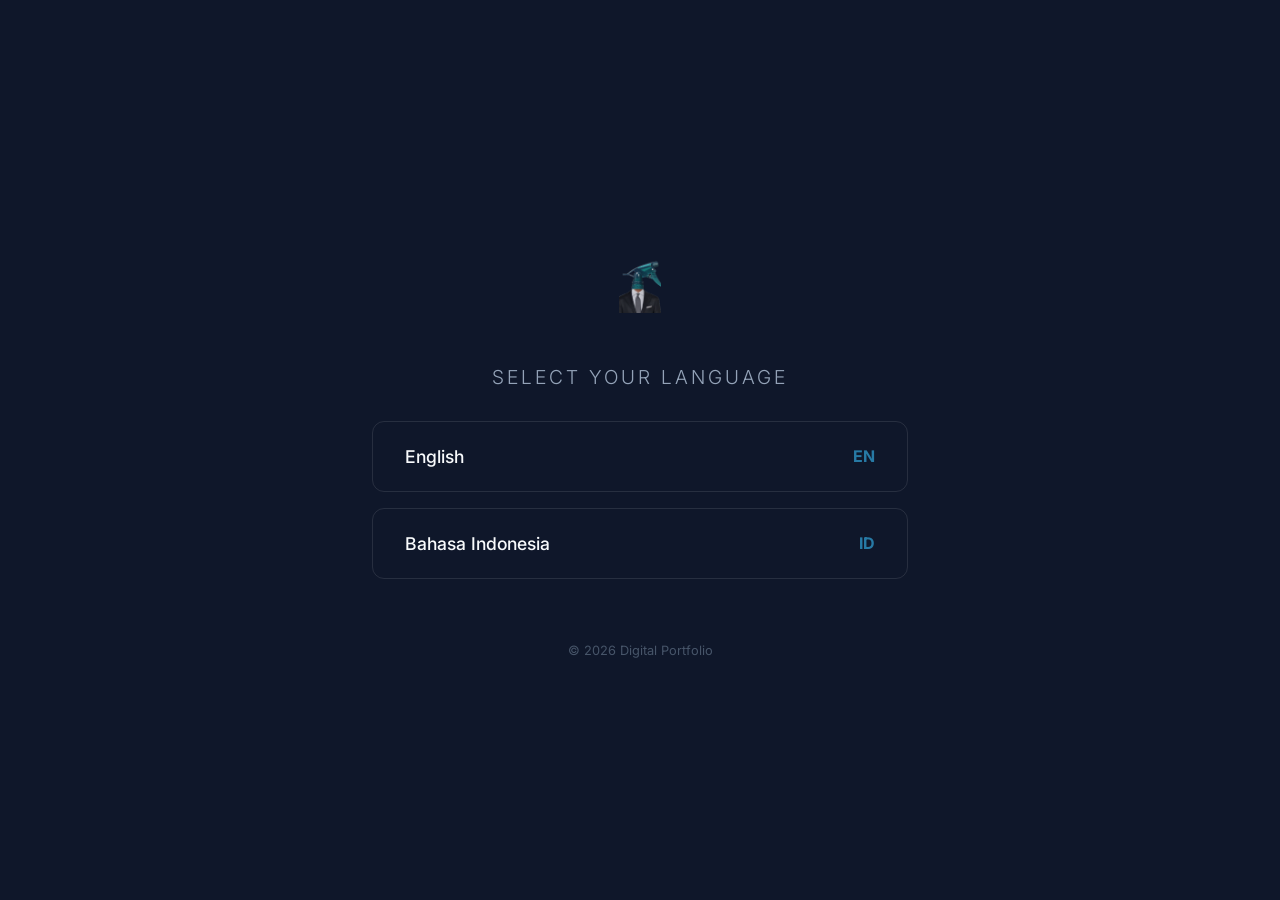
<file: index.html>
<!DOCTYPE html>
<html lang="en">
<head>
    <meta charset="UTF-8">
    <meta name="viewport" content="width=device-width, initial-scale=1.0">
    <title>Select Language | Portfolio 2026</title>
    <link href="https://fonts.googleapis.com/css2?family=Inter:wght@300;700&display=swap" rel="stylesheet">
    <link rel="stylesheet" href="selectorstyle.css">
    <link rel="icon" type="image/png" href="Sprayman.png">
</head>
<body>

    <div class="gateway-container">
        <header class="logo">
            <img src="Sprayman.png" alt="My Logo" style="height: 70px;">
        </header>

        <main class="selection-area">
            <h1>Select your language</h1>
            <div class="lang-options">
                <a href="/en/index.html" class="lang-card">
                    <span class="lang-name">English</span>
                    <span class="lang-code">EN</span>
                </a>
                <a href="/id/index.html" class="lang-card">
                    <span class="lang-name">Bahasa Indonesia</span>
                    <span class="lang-code">ID</span>
                </a>
            </div>
        </main>

        <footer>
            &copy; 2026 Digital Portfolio
        </footer>
    </div>

</body>
</html>
</file>
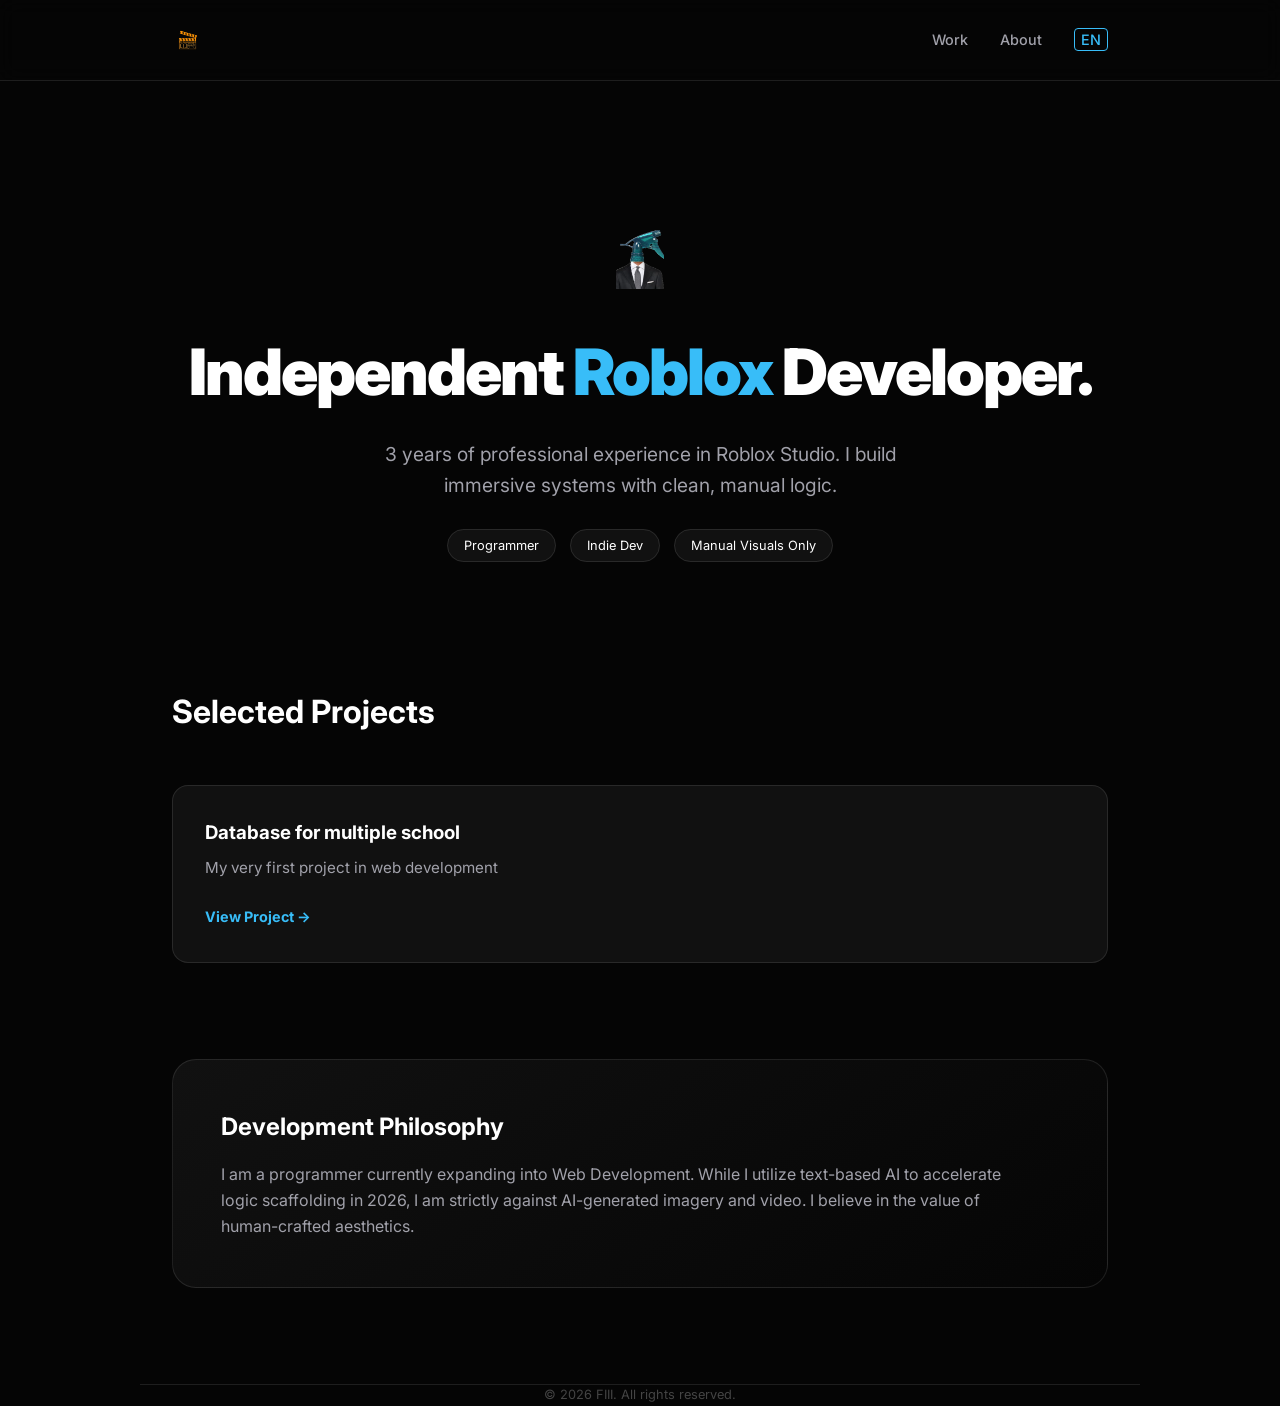
<file: en/index.html>
<!DOCTYPE html>
<html lang="en">
<head>
    <meta charset="UTF-8">
    <meta name="viewport" content="width=device-width, initial-scale=1.0">
    <title>Portfolio | Roblox Developer</title>
    <link href="https://fonts.googleapis.com/css2?family=Inter:wght@400;700;900&display=swap" rel="stylesheet">
    <link rel="stylesheet" href="../style.css">
    <link rel="icon" type="image/png" href="../Sprayman.png">
</head>
<body>

    <header class="navbar">
        <div class="container nav-flex">
            <img src="../fiii.png" alt="FIII Logo" class="nav-logo">
            <nav>
                <ul class="nav-links">
                    <li><a href="#work">Work</a></li>
                    <li><a href="#about">About</a></li>
                    <li><a href="index.html" class="lang-tag">EN</a></li>
                </ul>
            </nav>
        </div>
    </header>

    <main>
        <section class="hero container">
            <div class="hero-content">
                <img src="../Sprayman.png" alt="Mascot" class="hero-mascot">
                <h1>Independent <span class="accent">Roblox</span> Developer.</h1>
                <p class="hero-subtitle">3 years of professional experience in Roblox Studio. I build immersive systems with clean, manual logic.</p>
                <div class="hero-badges">
                    <span class="badge">Programmer</span>
                    <span class="badge">Indie Dev</span>
                    <span class="badge">Manual Visuals Only</span>
                </div>
            </div>
        </section>

        <section id="work" class="container">
            <h2 class="section-title">Selected Projects</h2>
            <div class="project-grid">
                <div class="project-card">
                    <div class="project-info">
                        <h3>Database for multiple school</h3>
                        <p>My very first project in web development</p>
                        <a href="projectzero.html" class="view-link">View Project &rarr;</a>
                    </div>
                </div>
            </div>
        </section>

        <section id="about" class="container">
            <div class="about-box">
                <h2>Development Philosophy</h2>
                <p>I am a programmer currently expanding into Web Development. While I utilize text-based AI to accelerate logic scaffolding in 2026, I am strictly against AI-generated imagery and video. I believe in the value of human-crafted aesthetics.</p>
            </div>
        </section>
    </main>

    <footer class="container">
        <p>&copy; 2026 FIII. All rights reserved.</p>
    </footer>

</body>
</html>
</file>
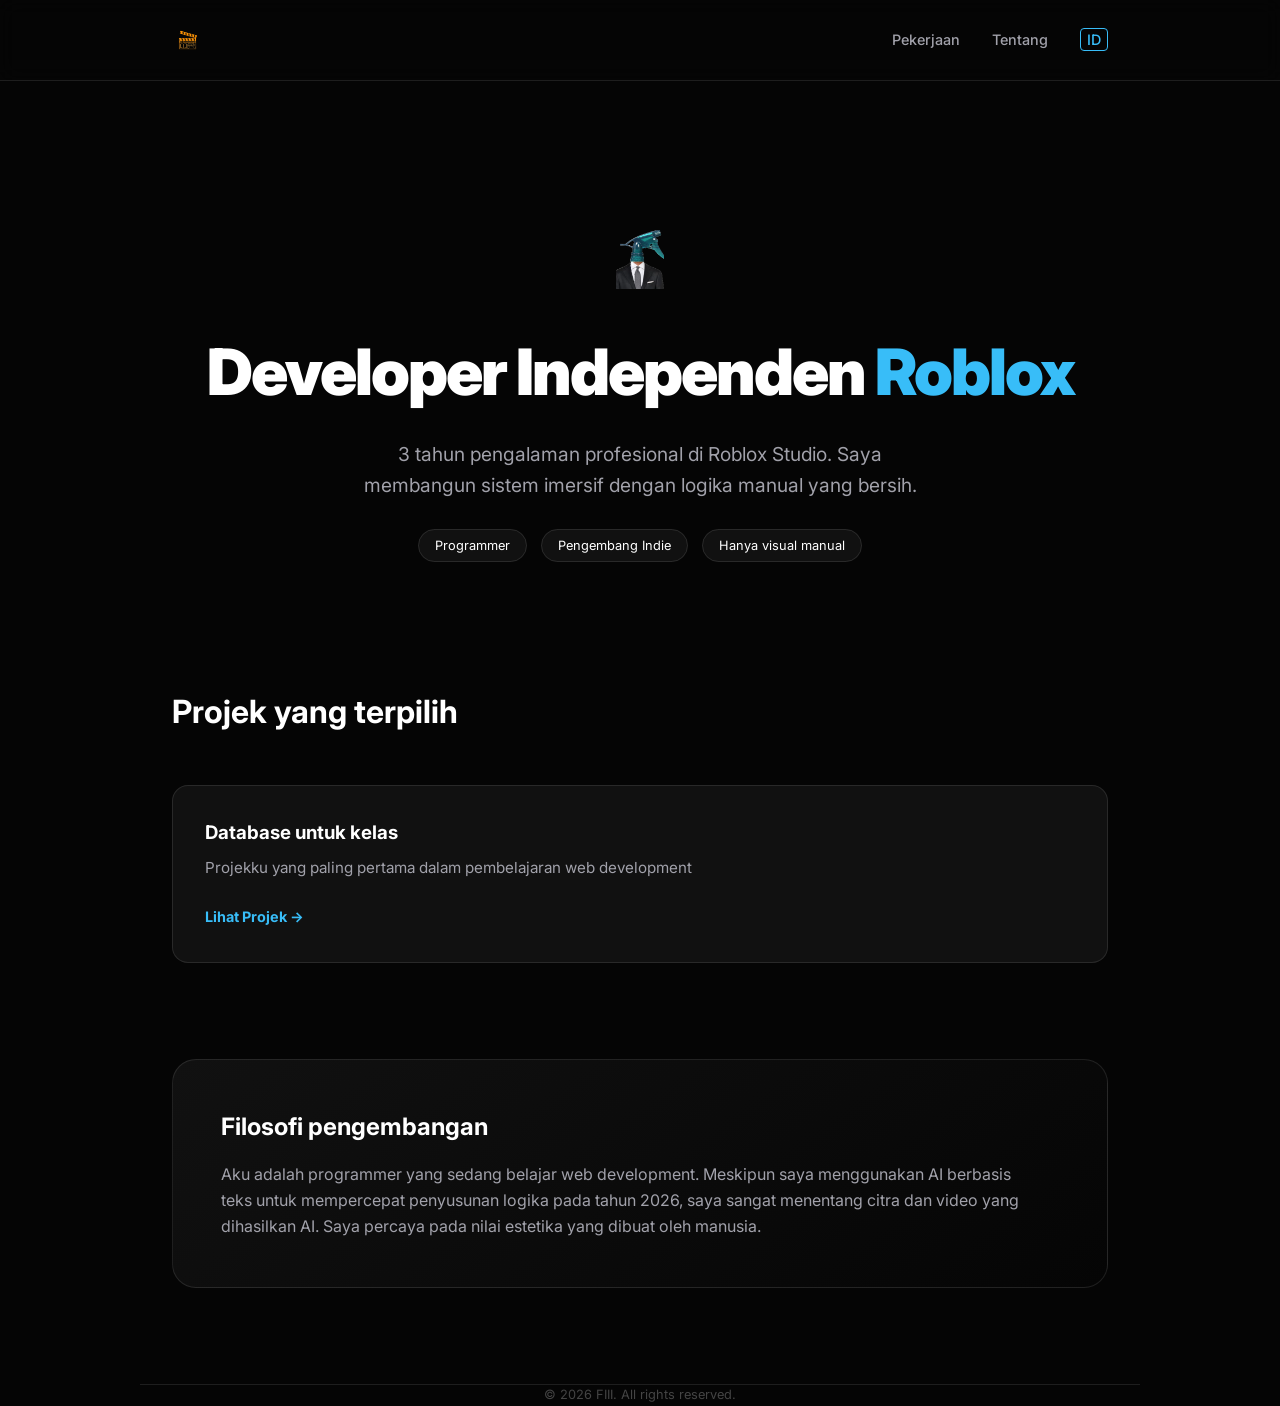
<file: id/index.html>
<!DOCTYPE html>
<html lang="id">
<head>
    <meta charset="UTF-8">
    <meta name="viewport" content="width=device-width, initial-scale=1.0">
    <title>Portfolio | Developer Roblox</title>
    <link href="https://fonts.googleapis.com/css2?family=Inter:wght@400;700;900&display=swap" rel="stylesheet">
    <link rel="stylesheet" href="../style.css">
    <link rel="icon" type="image/png" href="../Sprayman.png">
</head>
<body>

    <header class="navbar">
        <div class="container nav-flex">
            <img src="../fiii.png" alt="FIII Logo" class="nav-logo">
            <nav>
                <ul class="nav-links">
                    <li><a href="#work">Pekerjaan</a></li>
                    <li><a href="#about">Tentang</a></li>
                    <li><a href="index.html" class="lang-tag">ID</a></li>
                </ul>
            </nav>
        </div>
    </header>

    <main>
        <section class="hero container">
            <div class="hero-content">
                <img src="../Sprayman.png" alt="Mascot" class="hero-mascot">
                <h1>Developer Independen <span class="accent">Roblox</span></h1>
                <p class="hero-subtitle">3 tahun pengalaman profesional di Roblox Studio. Saya membangun sistem imersif dengan logika manual yang bersih.</p>
                <div class="hero-badges">
                    <span class="badge">Programmer</span>
                    <span class="badge">Pengembang Indie</span>
                    <span class="badge">Hanya visual manual</span>
                </div>
            </div>
        </section>

        <section id="work" class="container">
            <h2 class="section-title">Projek yang terpilih</h2>
            <div class="project-grid">
                <div class="project-card">
                    <div class="project-info">
                        <h3>Database untuk kelas</h3>
                        <p>Projekku yang paling pertama dalam pembelajaran web development</p>
                        <a href="projectzero.html" class="view-link">Lihat Projek &rarr;</a>
                    </div>
                </div>
            </div>
        </section>

        <section id="about" class="container">
            <div class="about-box">
                <h2>Filosofi pengembangan</h2>
                <p>Aku adalah programmer yang sedang belajar web development. Meskipun saya menggunakan AI berbasis teks untuk mempercepat penyusunan logika pada tahun 2026, saya sangat menentang citra dan video yang dihasilkan AI. Saya percaya pada nilai estetika yang dibuat oleh manusia.</p>
            </div>
        </section>
    </main>

    <footer class="container">
        <p>&copy; 2026 FIII. All rights reserved.</p>
    </footer>

</body>
</html>
</file>
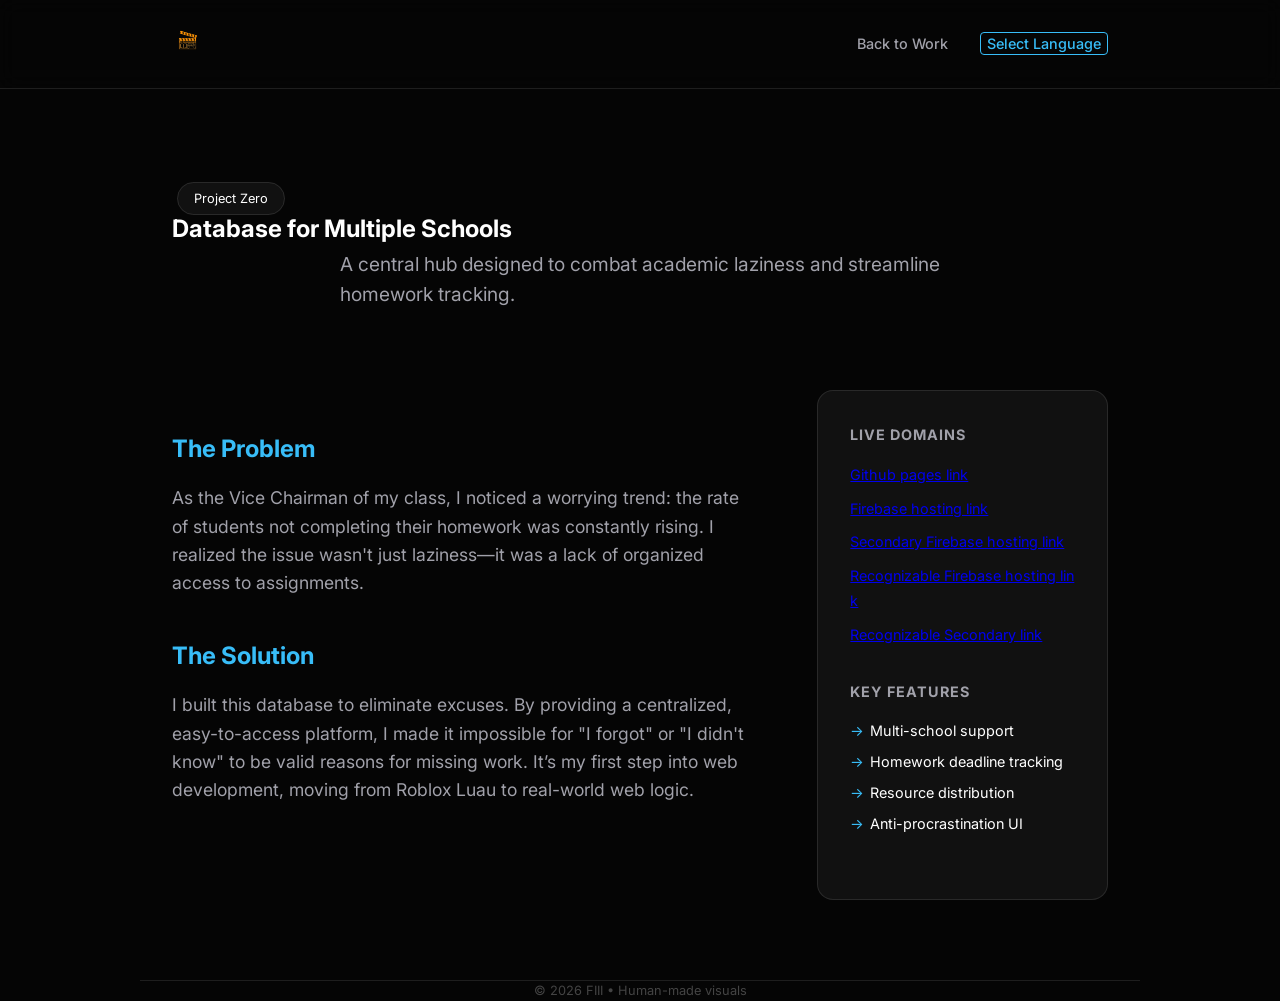
<file: en/projectzero.html>
<!DOCTYPE html>
<html lang="en">
<head>
    <meta charset="UTF-8">
    <meta name="viewport" content="width=device-width, initial-scale=1.0">
    <title>Project Zero: School Database | Portfolio</title>
    <link href="https://fonts.googleapis.com/css2?family=Inter:wght@400;700;900&display=swap" rel="stylesheet">
    <link rel="stylesheet" href="../style.css">
    <link rel="icon" type="image/png" href="../Sprayman.png">
</head>
<body>

    <header class="navbar">
        <div class="container nav-flex">
            <a href="index.html"><img src="../fiii.png" alt="FIII Logo" class="nav-logo"></a>
            <nav>
                <ul class="nav-links">
                    <li><a href="index.html#work">Back to Work</a></li>
                    <li><a href="../" class="lang-tag">Select Language</a></li>
                </ul>
            </nav>
        </div>
    </header>

    <main class="container">
        <article class="case-study">
            <header class="project-hero">
                <span class="badge">Project Zero</span>
                <h1>Database for Multiple Schools</h1>
                <p class="hero-subtitle">A central hub designed to combat academic laziness and streamline homework tracking.</p>
            </header>

            <section class="project-content">
                <div class="content-grid">
                    <div class="main-text">
                        <h2>The Problem</h2>
                        <p>As the Vice Chairman of my class, I noticed a worrying trend: the rate of students not completing their homework was constantly rising. I realized the issue wasn't just laziness—it was a lack of organized access to assignments.</p>
                        
                        <h2>The Solution</h2>
                        <p>I built this database to eliminate excuses. By providing a centralized, easy-to-access platform, I made it impossible for "I forgot" or "I didn't know" to be valid reasons for missing work. It’s my first step into web development, moving from Roblox Luau to real-world web logic.</p>
                    </div>

                    <aside class="project-sidebar">
                        <h3>Live Domains</h3>
                        <ul class="domain-list">
                            <li><a href="https://fiii-development.github.io/Database-for-multiple-schools/" target="_blank">Github pages link</a></li>
                            <li><a href="https://database-pr-sekolah.web.app" target="_blank">Firebase hosting link</a></li>
                            <li><a href="https://database-pr-sekolah.firebaseapp.com" target="_blank">Secondary Firebase hosting link</a></li>
                            <li><a href="https://kelas5tonggalan.web.app" target="_blank">Recognizable Firebase hosting link</a></li>
                            <li><a href="https://kelas5tonggalan.firebaseapp.com" target="_blank">Recognizable Secondary link</a></li>
                        </ul>

                        <h3>Key Features</h3>
                        <ul class="feature-list">
                            <li>Multi-school support</li>
                            <li>Homework deadline tracking</li>
                            <li>Resource distribution</li>
                            <li>Anti-procrastination UI</li>
                        </ul>
                    </aside>
                </div>
            </section>
        </article>
    </main>

    <footer class="container">
        <p>&copy; 2026 FIII • Human-made visuals</p>
    </footer>

</body>
</html>
</file>
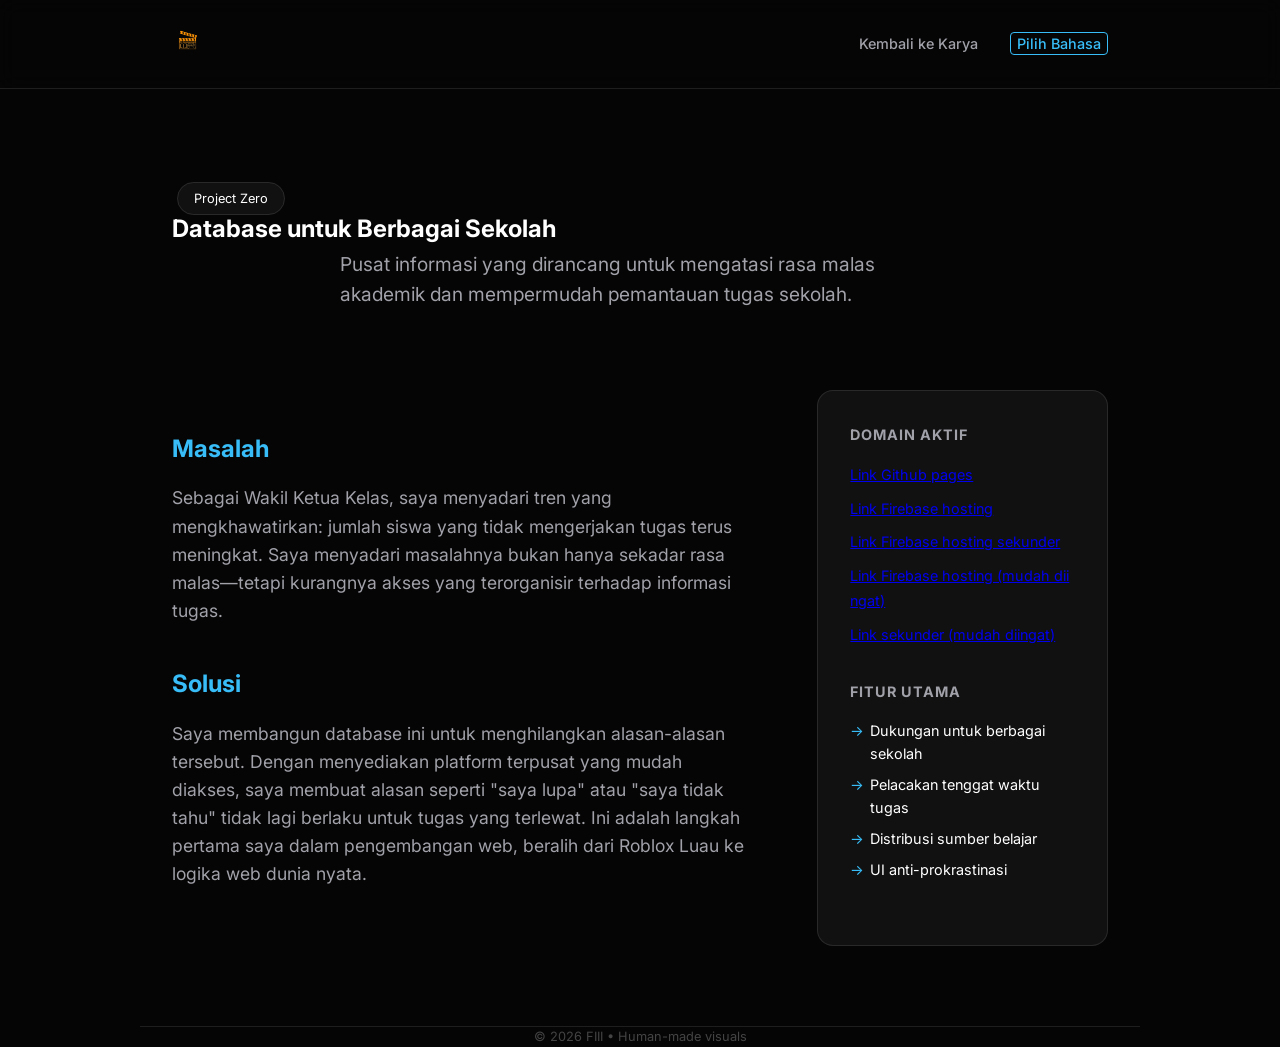
<file: id/projectzero.html>
<!DOCTYPE html>
<html lang="id">
<head>
    <meta charset="UTF-8">
    <meta name="viewport" content="width=device-width, initial-scale=1.0">
    <title>Project Zero: Database Sekolah | Portofolio</title>
    <link href="https://fonts.googleapis.com/css2?family=Inter:wght@400;700;900&display=swap" rel="stylesheet">
    <link rel="stylesheet" href="../style.css">
    <link rel="icon" type="image/png" href="../Sprayman.png">
</head>
<body>

    <header class="navbar">
        <div class="container nav-flex">
            <a href="index.html"><img src="../fiii.png" alt="Logo FIII" class="nav-logo"></a>
            <nav>
                <ul class="nav-links">
                    <li><a href="index.html#work">Kembali ke Karya</a></li>
                    <li><a href="../" class="lang-tag">Pilih Bahasa</a></li>
                </ul>
            </nav>
        </div>
    </header>

    <main class="container">
        <article class="case-study">
            <header class="project-hero">
                <span class="badge">Project Zero</span>
                <h1>Database untuk Berbagai Sekolah</h1>
                <p class="hero-subtitle">Pusat informasi yang dirancang untuk mengatasi rasa malas akademik dan mempermudah pemantauan tugas sekolah.</p>
            </header>

            <section class="project-content">
                <div class="content-grid">
                    <div class="main-text">
                        <h2>Masalah</h2>
                        <p>Sebagai Wakil Ketua Kelas, saya menyadari tren yang mengkhawatirkan: jumlah siswa yang tidak mengerjakan tugas terus meningkat. Saya menyadari masalahnya bukan hanya sekadar rasa malas—tetapi kurangnya akses yang terorganisir terhadap informasi tugas.</p>
                        
                        <h2>Solusi</h2>
                        <p>Saya membangun database ini untuk menghilangkan alasan-alasan tersebut. Dengan menyediakan platform terpusat yang mudah diakses, saya membuat alasan seperti "saya lupa" atau "saya tidak tahu" tidak lagi berlaku untuk tugas yang terlewat. Ini adalah langkah pertama saya dalam pengembangan web, beralih dari Roblox Luau ke logika web dunia nyata.</p>
                    </div>

                    <aside class="project-sidebar">
                        <h3>Domain Aktif</h3>
                        <ul class="domain-list">
                            <li><a href="https://fiii-development.github.io/Database-for-multiple-schools/" target="_blank">Link Github pages</a></li>
                            <li><a href="https://database-pr-sekolah.web.app" target="_blank">Link Firebase hosting</a></li>
                            <li><a href="https://database-pr-sekolah.firebaseapp.com" target="_blank">Link Firebase hosting sekunder</a></li>
                            <li><a href="https://kelas5tonggalan.web.app" target="_blank">Link Firebase hosting (mudah diingat)</a></li>
                            <li><a href="https://kelas5tonggalan.firebaseapp.com" target="_blank">Link sekunder (mudah diingat)</a></li>
                        </ul>

                        <h3>Fitur Utama</h3>
                        <ul class="feature-list">
                            <li>Dukungan untuk berbagai sekolah</li>
                            <li>Pelacakan tenggat waktu tugas</li>
                            <li>Distribusi sumber belajar</li>
                            <li>UI anti-prokrastinasi</li>
                        </ul>
                    </aside>
                </div>
            </section>
        </article>
    </main>

    <footer class="container">
        <p>&copy; 2026 FIII • Human-made visuals</p>
    </footer>

</body>
</html>
</file>
<file: selectorstyle.css>
:root {
  --bg-color: #0f172a;
  --text-main: #f8fafc;
  --accent: #38bdf8;
  --card-hover: rgba(56, 189, 248, 0.1);
}

* {
  margin: 0;
  padding: 0;
  box-sizing: border-box;
}

body {
  font-family: 'Inter', sans-serif;
  background-color: var(--bg-color);
  color: var(--text-main);
  height: 100vh;
  display: flex;
  justify-content: center;
  align-items: center;
  overflow: hidden;
}

.gateway-container {
  text-align: center;
  width: 100%;
  max-width: 600px;
  padding: 2rem;
}

.logo {
  font-weight: 800;
  letter-spacing: 2px;
  margin-bottom: 3rem;
  opacity: 0.8;
}

.logo span {
  color: var(--accent);
}

h1 {
  font-weight: 300;
  font-size: 1.2rem;
  margin-bottom: 2rem;
  text-transform: uppercase;
  letter-spacing: 3px;
  color: #94a3b8;
}

.lang-options {
  display: flex;
  flex-direction: column;
  gap: 1rem;
}

.lang-card {
  display: flex;
  justify-content: space-between;
  align-items: center;
  padding: 1.5rem 2rem;
  text-decoration: none;
  color: var(--text-main);
  border: 1px solid rgba(255, 255, 255, 0.1);
  border-radius: 12px;
  transition: all 0.3s ease;
}

.lang-card:hover {
  border-color: var(--accent);
  background-color: var(--card-hover);
  transform: translateY(-2px);
}

.lang-name {
  font-size: 1.1rem;
  font-weight: 500;
}

.lang-code {
  font-weight: 700;
  color: var(--accent);
  opacity: 0.6;
}

footer {
  margin-top: 4rem;
  font-size: 0.8rem;
  color: #475569;
}
</file>
<file: style.css>
:root {
    --bg: #050505;
    --surface: #111111;
    --text: #ffffff;
    --text-dim: #a1a1aa;
    --accent: #38bdf8;
    --border: rgba(255, 255, 255, 0.1);
}

* {
    margin: 0;
    padding: 0;
    box-sizing: border-box;
}

body {
    font-family: 'Inter', sans-serif;
    background-color: var(--bg);
    color: var(--text);
    line-height: 1.6;
    scroll-behavior: smooth;
}

.container {
    max-width: 1000px;
    margin: 0 auto;
    padding: 0 2rem;
}

.accent { color: var(--accent); }

/* --- Navigation --- */
.navbar {
    padding: 1.5rem 0;
    border-bottom: 1px solid var(--border);
    position: sticky;
    top: 0;
    background: rgba(5, 5, 5, 0.8);
    backdrop-filter: blur(10px);
    z-index: 100;
}

.nav-flex {
    display: flex;
    justify-content: space-between;
    align-items: center;
}

.nav-logo { height: 32px; }

.nav-links {
    display: flex;
    list-style: none;
    gap: 2rem;
}

.nav-links a {
    text-decoration: none;
    color: var(--text-dim);
    font-size: 0.9rem;
    font-weight: 500;
    transition: 0.3s;
}

.nav-links a:hover { color: var(--text); }

.lang-tag {
    padding: 2px 6px;
    border: 1px solid var(--accent);
    border-radius: 4px;
    color: var(--accent) !important;
}

/* --- Hero --- */
.hero {
    padding: 8rem 0;
    text-align: center;
}

.hero-mascot {
    height: 80px;
    margin-bottom: 1.5rem;
}

.hero h1 {
    font-size: clamp(2.5rem, 8vw, 4rem);
    font-weight: 900;
    letter-spacing: -2px;
    margin-bottom: 1rem;
}

.hero-subtitle {
    font-size: 1.2rem;
    color: var(--text-dim);
    max-width: 600px;
    margin: 0 auto 2rem;
}

.badge {
    background: var(--surface);
    padding: 0.5rem 1rem;
    border-radius: 20px;
    font-size: 0.8rem;
    border: 1px solid var(--border);
    margin: 0 5px;
}

/* --- Project Grid --- */
.section-title {
    margin-bottom: 3rem;
    font-size: 2rem;
}

.project-grid {
    display: grid;
    grid-template-columns: repeat(auto-fit, minmax(300px, 1fr));
    gap: 2rem;
    margin-bottom: 6rem;
}

.project-card {
    background: var(--surface);
    border: 1px solid var(--border);
    border-radius: 16px;
    overflow: hidden;
    transition: 0.3s;
}

.project-card:hover {
    transform: translateY(-5px);
    border-color: var(--accent);
}

.project-info {
    padding: 2rem;
}

.project-info h3 { margin-bottom: 0.5rem; }
.project-info p {
    color: var(--text-dim);
    font-size: 0.95rem;
    margin-bottom: 1.5rem;
}

.view-link {
    text-decoration: none;
    color: var(--accent);
    font-weight: 700;
    font-size: 0.9rem;
}

/* --- About --- */
.about-box {
    background: linear-gradient(145deg, #111, #050505);
    padding: 3rem;
    border-radius: 24px;
    border: 1px solid var(--border);
    margin-bottom: 6rem;
}

.about-box h2 { margin-bottom: 1rem; }
.about-box p { color: var(--text-dim); max-width: 800px; }

footer {
    padding: 4rem 0;
    border-top: 1px solid var(--border);
    text-align: center;
    color: #444;
    font-size: 0.8rem;
}

@media (max-width: 768px) {
    .hero { padding: 4rem 0; }
}

/* --- Case Study Layout --- */
.project-hero {
    padding: 6rem 0 3rem;
    text-align: left;
}

.content-grid {
    display: grid;
    grid-template-columns: 2fr 1fr;
    gap: 4rem;
    margin-bottom: 5rem;
}

.main-text h2 {
    margin: 2.5rem 0 1rem;
    color: var(--accent);
}

.main-text p {
    color: var(--text-dim);
    margin-bottom: 1.5rem;
    font-size: 1.1rem;
}

/* Sidebar Styles */
.project-sidebar {
    background: var(--surface);
    padding: 2rem;
    border-radius: 16px;
    border: 1px solid var(--border);
    height: fit-content;
}

.project-sidebar h3 {
    font-size: 0.9rem;
    text-transform: uppercase;
    letter-spacing: 1px;
    margin-bottom: 1rem;
    color: var(--text-dim);
}

.domain-list, .feature-list {
    list-style: none;
    margin-bottom: 2rem;
}

.domain-list li {
    margin-bottom: 0.5rem;
}

.domain-list a {
    font-size: 0.9rem;
    word-break: break-all;
}

.feature-list li {
    font-size: 0.9rem;
    color: var(--text);
    margin-bottom: 0.5rem;
    padding-left: 1.2rem;
    position: relative;
}

.feature-list li::before {
    content: "→";
    position: absolute;
    left: 0;
    color: var(--accent);
}

/* Responsive */
@media (max-width: 768px) {
    .content-grid {
        grid-template-columns: 1fr;
    }
}
</file>
